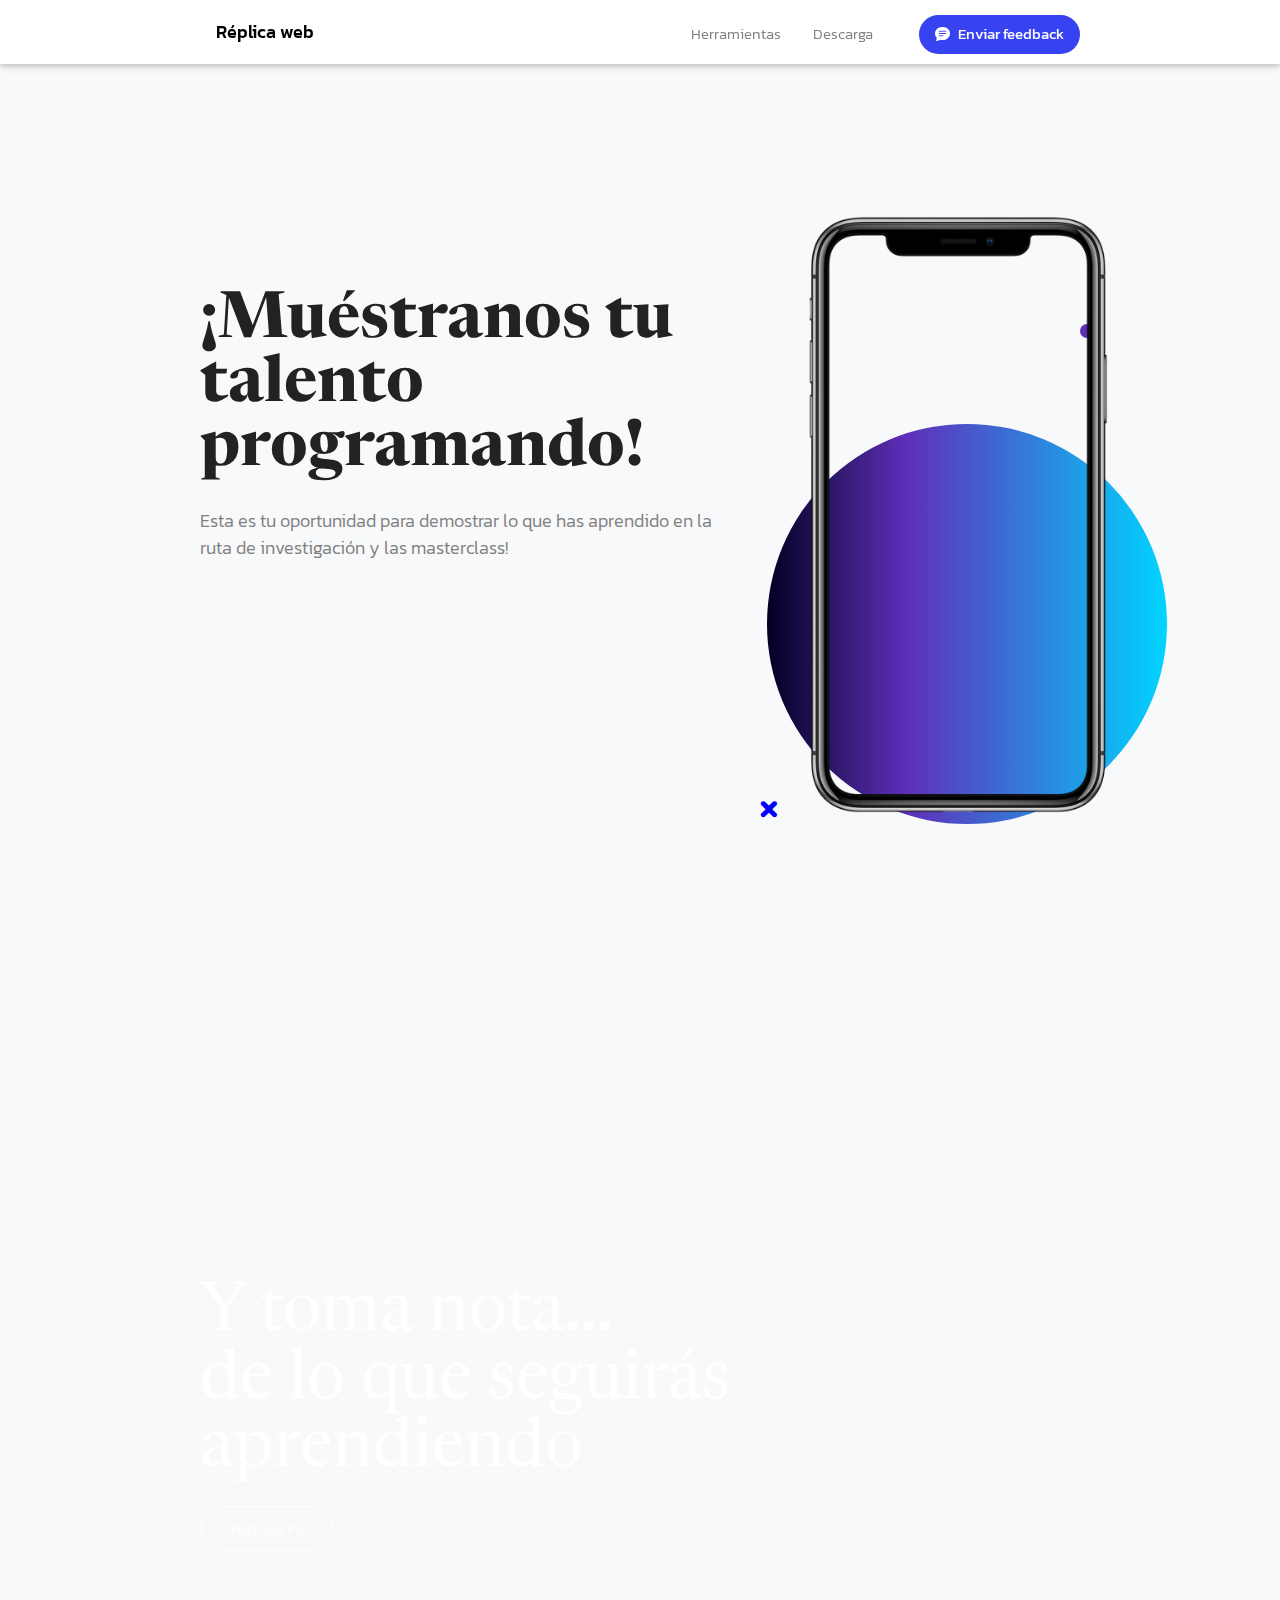
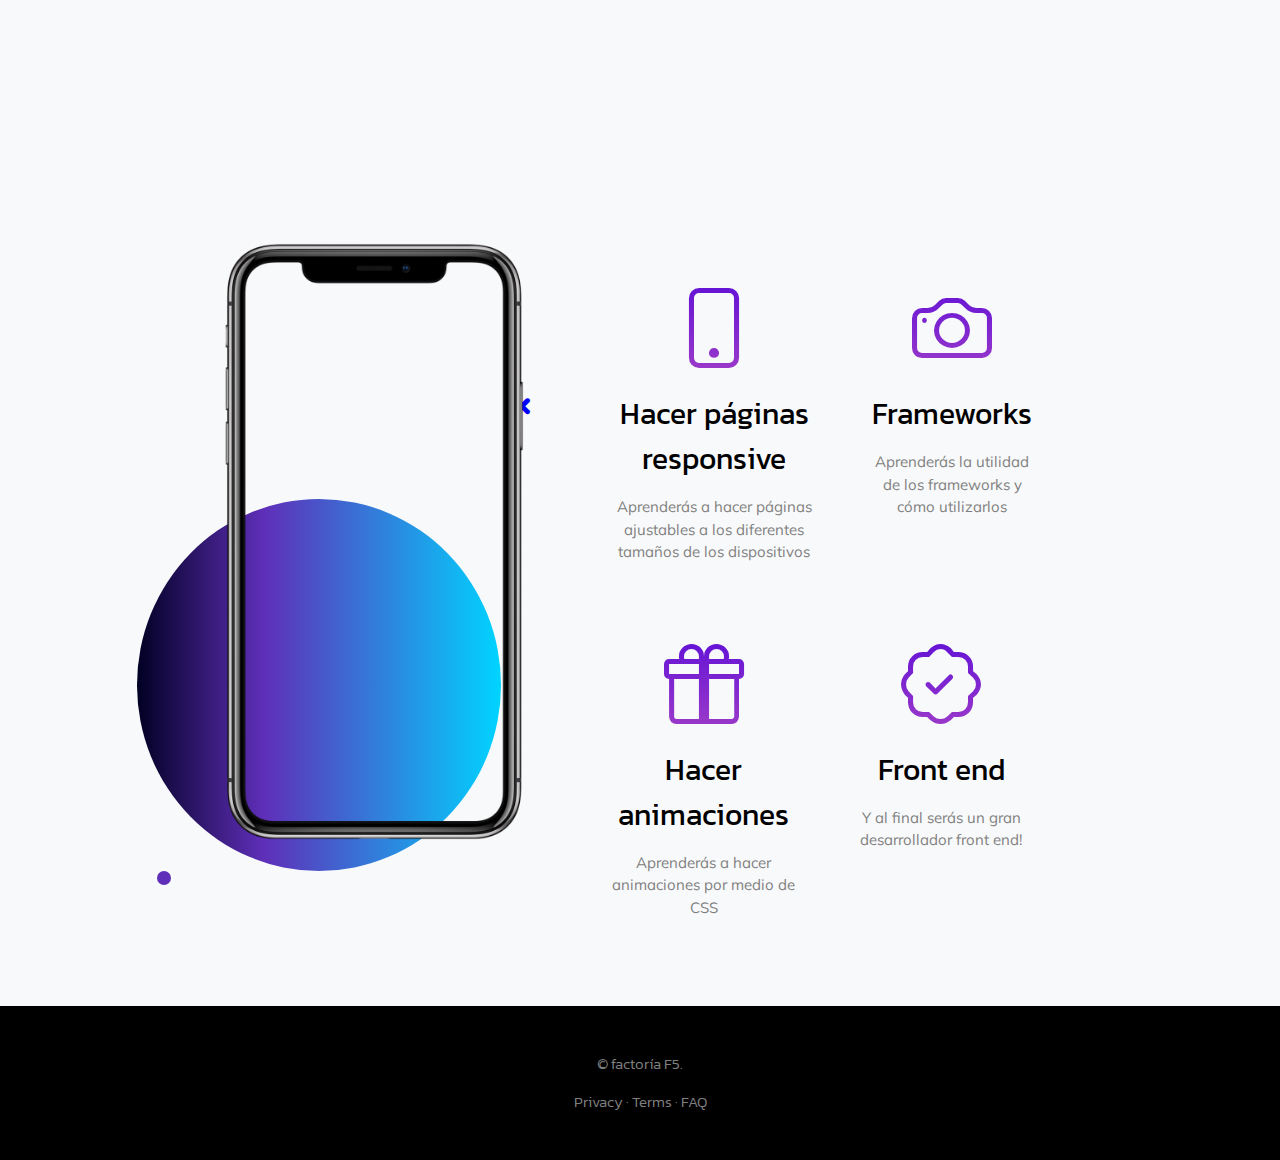
<file: index.html>
<!DOCTYPE html>
<html lang="es">
  <head>
    <meta charset="UTF-8" />
    <meta http-equiv="X-UA-Compatible" content="IE=edge" />
    <meta name="viewport" content="width=device-width, initial-scale=1.0" />

    <link rel="stylesheet" href="https://www.w3schools.com/w3css/4/w3.css" />
    <link
      href="https://cdn.jsdelivr.net/npm/bootstrap-icons@1.5.0/font/bootstrap-icons.css"
      rel="stylesheet"
    />
    <link rel="preconnect" href="https://fonts.gstatic.com" />
    <link
      href="https://fonts.googleapis.com/css2?family=Newsreader:ital,wght@0,600;1,600&amp;display=swap"
      rel="stylesheet"
    />
    <link
      href="https://fonts.googleapis.com/css2?family=Mulish:ital,wght@0,300;0,500;0,600;0,700;1,300;1,500;1,600;1,700&amp;display=swap"
      rel="stylesheet"
    />
    <link
      href="https://fonts.googleapis.com/css2?family=Kanit:ital,wght@0,400;1,400&amp;display=swap"
      rel="stylesheet"
    />
    <link rel="stylesheet" href="style.css" />
    <link rel="stylesheet" href="navbar.css" />
    <link rel="stylesheet" href="hero.css" />
    <link rel="stylesheet" href="tomanota.css" />
    <link rel="stylesheet" href="herramienta.css" />
    <link rel="stylesheet" href="footer.css" />

    <title>Réplica Web</title>
  </head>
  <body>
    <div class="navbarw3-top">
      <div class="navbar w3-bar w3-white w3-padding w3-card">
        <a href="index.html" id="home-tab" class="title w3-bar-item"
          >Réplica web</a
        >
        <!-- Right-sided navbar links. Hide them on small screens -->
        <div class="w3-right w3-hide-small">
          <a href="#herramientas" class="nav-item w3-bar-item">Herramientas</a>
          <a href="#descarga" class="nav-item w3-bar-item">Descarga</a>
          <a
            href="https://factoriaf5.org/contacto/"
            class="w3-bar-item w3-button blue-button"
            ><i class="navbar-chat-icon bi bi-chat-text-fill"></i>Enviar
            feedback</a
          >
        </div>
      </div>
    </div>

    <div class="container">
      <div class="hero">
        <div class="text-box">
          <p class="title">¡Muéstranos tu talento programando!</p>
          <p class="description">
            Esta es tu oportunidad para demostrar lo que has aprendido en la
            ruta de investigación y las masterclass!
          </p>
        </div>
        <div class="hero-image">
          <img src="imagenpng.png" class="imagenBase" />
          <video
            class="video"
            src="https://files.slack.com/files-tmb/T03FNSBD93R-F03GG6NTKPH-c7ac664386/demo-pantala.mp4?pub_secret=49599c89cc"
            type="video/mp4"
            autoplay
            playsinline
            muted
            loop
          ></video>
          <div class="circulo-2"></div>
          <div class="circulo-hero"></div>
          <div class="circulo-hero-2"></div>
          <div class="plus-1">
            <i class="bi-x icono1"></i>
          </div>
        </div>
      </div>

      <div class="section-tomanota">
        <div class="text-box-tomanota">
          <p>Y toma nota...</p>
          <p>de lo que seguirás</p>
          <p>aprendiendo</p>
          <button class="button-tomanota" type="button">
            <a href="https://factoriaf5.org/">Factoría F5</a>
          </button>
          <!-- <div>
          <a class="button-f5" href="#">Factoria f5</a>
        </div> -->
        </div>
      </div>

      <div></div>
    </div>

    <div id="herramientas" class="contenedor">
      <div class="imagen-box">
        <img src="imagenpng.png" class="imagenBase" />
        <video
          class="video"
          src="https://files.slack.com/files-tmb/T03FNSBD93R-F03GG6NTKPH-c7ac664386/demo-pantala.mp4?pub_secret=49599c89cc"
          type="video/mp4"
          autoplay
          playsinline
          muted
          loop
        ></video>
        <div class="circulo-herramienta"></div>
        <div class="circulo-herramienta-2"></div>
        <div class="plus-2">
          <i class="bi-x icono2"></i>
        </div>
      </div>
      <div class="contenedorHerramientas">
        <div class="contenedorIconos">
          <div class="cajaIconos">
            <i class="bi-phone iconos"></i>
            <div class="parrafo1">
              <span class="subtitulos"> Hacer páginas responsive </span>
              <p class="subtitulo2">
                Aprenderás a hacer páginas ajustables a los diferentes tamaños
                de los dispositivos
              </p>
            </div>
          </div>

          <div class="cajaIconos">
            <i class="bi-camera iconos"></i>
            <div class="parrafo3">
              <span class="subtitulos"> Frameworks </span>
              <p class="subtitulo2">
                Aprenderás la utilidad de los frameworks y cómo utilizarlos
              </p>
            </div>
          </div>
        </div>

        <div class="contenedorIconos">
          <div class="cajaIconos">
            <i class="bi-gift iconos"></i>
            <div class="parrafo2">
              <span class="subtitulos"> Hacer animaciones </span>
              <p class="subtitulo2">
                Aprenderás a hacer animaciones por medio de CSS
              </p>
            </div>
          </div>

          <div class="cajaIconos">
            <i class="bi-patch-check iconos"></i>
            <div class="parrafo4">
              <span class="subtitulos"> Front end </span>
              <p class="subtitulo2">
                Y al final serás un gran desarrollador front end!
              </p>
            </div>
          </div>
        </div>
      </div>
    </div>
  </body>
  <footer class="footer w3-center w3-black w3-padding-32">
    <p>
      © factoría F5.
    </p>
    <p>
      <a href="#privacy">Privacy</a> · <a href="#Terms">Terms</a> ·
      <a href="#FAQ">FAQ</a>
    </p>
  </footer>
</html>
</file>
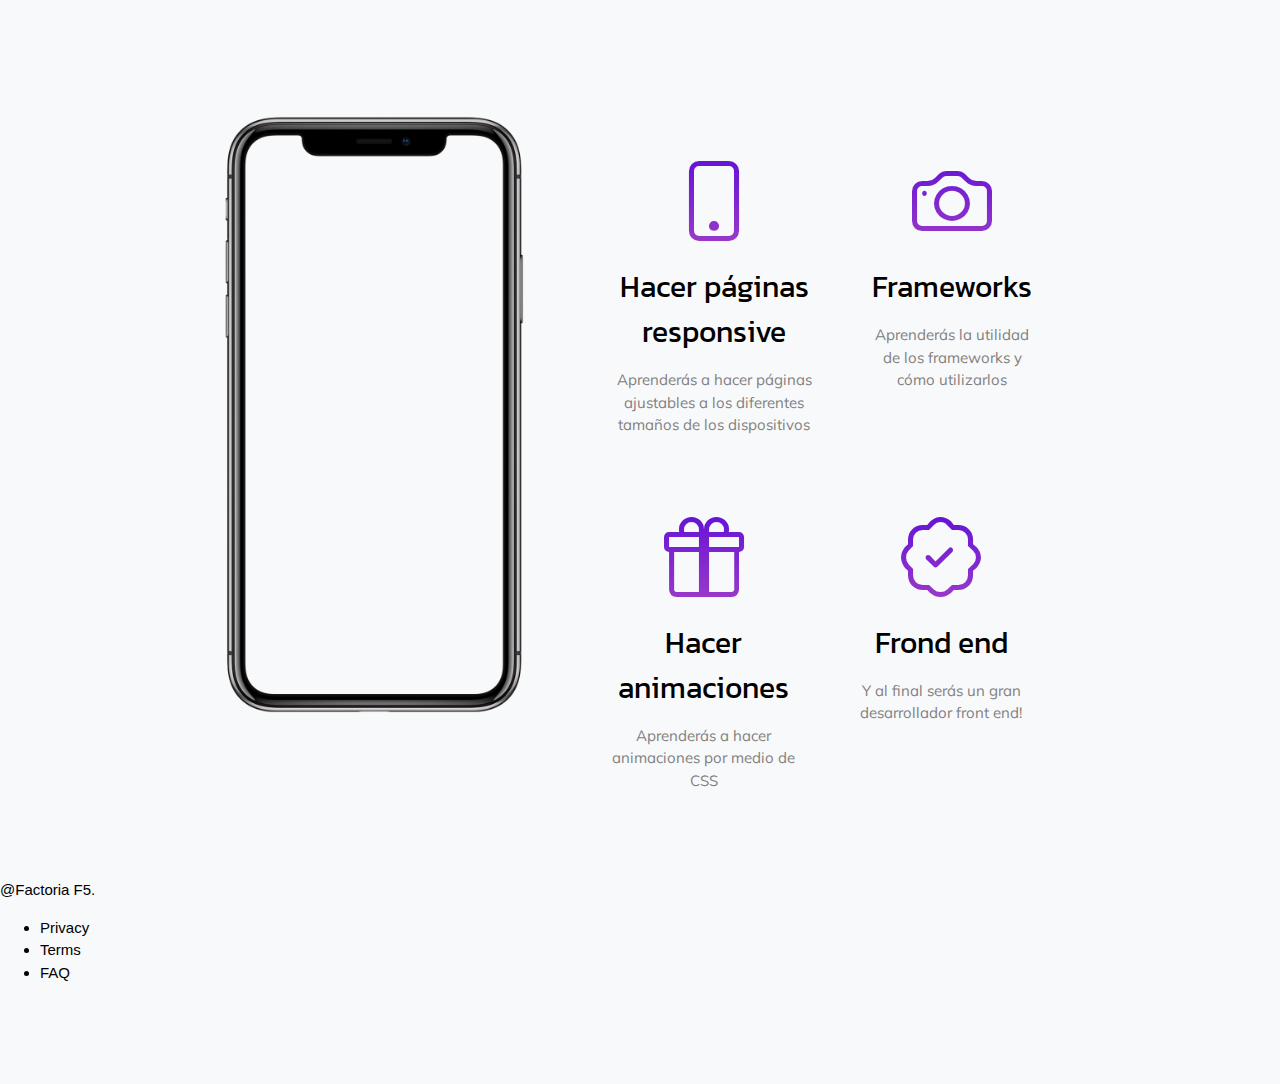
<file: herramienta.html>
<!DOCTYPE html>
<html lang="es">
  <head>
    <meta charset="UTF-8" />
    <meta http-equiv="X-UA-Compatible" content="IE=edge" />
    <meta name="viewport" content="width=device-width, initial-scale=1.0" />

    <link rel="stylesheet" href="https://www.w3schools.com/w3css/4/w3.css" />
    <link
      href="https://cdn.jsdelivr.net/npm/bootstrap-icons@1.5.0/font/bootstrap-icons.css"
      rel="stylesheet"
    />
    <link rel="preconnect" href="https://fonts.gstatic.com" />
    <link
      href="https://fonts.googleapis.com/css2?family=Newsreader:ital,wght@0,600;1,600&amp;display=swap"
      rel="stylesheet"
    />
    <link
      href="https://fonts.googleapis.com/css2?family=Mulish:ital,wght@0,300;0,500;0,600;0,700;1,300;1,500;1,600;1,700&amp;display=swap"
      rel="stylesheet"
    />
    <link
      href="https://fonts.googleapis.com/css2?family=Kanit:ital,wght@0,400;1,400&amp;display=swap"
      rel="stylesheet"
    />
    <link rel="stylesheet" href="style.css" />
    <link rel="stylesheet" href="herramienta.css" />
    <link rel="stylesheet" href="navbar.css" />
    <link rel="stylesheet" href="hero.css" />
    <link rel="stylesheet" href="tomanota.css" />
    <title>Réplica Web</title>
  </head>
  <body>
    <div class="navbarw3-top">
      <div class="navbar w3-bar w3-white w3-padding w3-card">
        <a href="index.html" id="home-tab" class="title w3-bar-item w3-button"
          >Réplica web</a
        >
        <!-- Right-sided navbar links. Hide them on small screens -->
        <div class="w3-right w3-hide-small">
          <a href="#herramientas" class="nav-item w3-bar-item w3-button"
            >Herramientas</a
          >
          <a href="#descarga" class="nav-item w3-bar-item w3-button"
            >Descarga</a
          >
          <a
            href="https://factoriaf5.org/contacto/"
            class="w3-bar-item w3-button blue-button"
            ><i class="navbar-chat-icon bi bi-chat-text-fill"></i>Enviar
            feedback</a
          >
        </div>
      </div>
    </div>
    <div class="contenedor">
      <div>
        <img src="imagenpng.png" class="imagenBase" />
        <video
          class="video"
          src="https://files.slack.com/files-tmb/T03FNSBD93R-F03GG6NTKPH-c7ac664386/demo-pantala.mp4?pub_secret=49599c89cc"
          type="video/mp4"
          autoplay
          playsinline
          muted
          loop
        ></video>
      </div>
      <div class="contenedorHerramientas">
        <div class="contenedorIconos">
          <div class="cajaIconos">
            <i class="bi-phone iconos"></i>
            <div class="parrafo1">
              <span class="subtitulos"> Hacer páginas responsive </span>
              <p class="subtitulo2">
                Aprenderás a hacer páginas ajustables a los diferentes tamaños
                de los dispositivos
              </p>
            </div>
          </div>

          <div class="cajaIconos">
            <i class="bi-camera iconos"></i>
            <div class="parrafo3">
              <span class="subtitulos"> Frameworks </span>
              <p class="subtitulo2">
                Aprenderás la utilidad de los frameworks y cómo utilizarlos
              </p>
            </div>
          </div>
        </div>

        <div class="contenedorIconos">
          <div class="cajaIconos">
            <i class="bi-gift iconos"></i>
            <div class="parrafo2">
              <span class="subtitulos"> Hacer animaciones </span>
              <p class="subtitulo2">
                Aprenderás a hacer animaciones por medio de CSS
              </p>
            </div>
          </div>

          <div class="cajaIconos">
            <i class="bi-patch-check iconos"></i>
            <div class="parrafo4">
              <span class="subtitulos"> Frond end </span>
              <p class="subtitulo2">
                Y al final serás un gran desarrollador front end!
              </p>
            </div>
          </div>
        </div>
      </div>
    </div>
  </body>
  <footer class="footer">
    <div class="footerContenedor">
      <a class="textoFooter">@Factoria F5.</a>
      <ul class="listadoFooter">
        <li>Privacy</li>
        <li>Terms</li>
        <li>FAQ</li>
      </ul>
    </div>
  </footer>
</html>
</file>
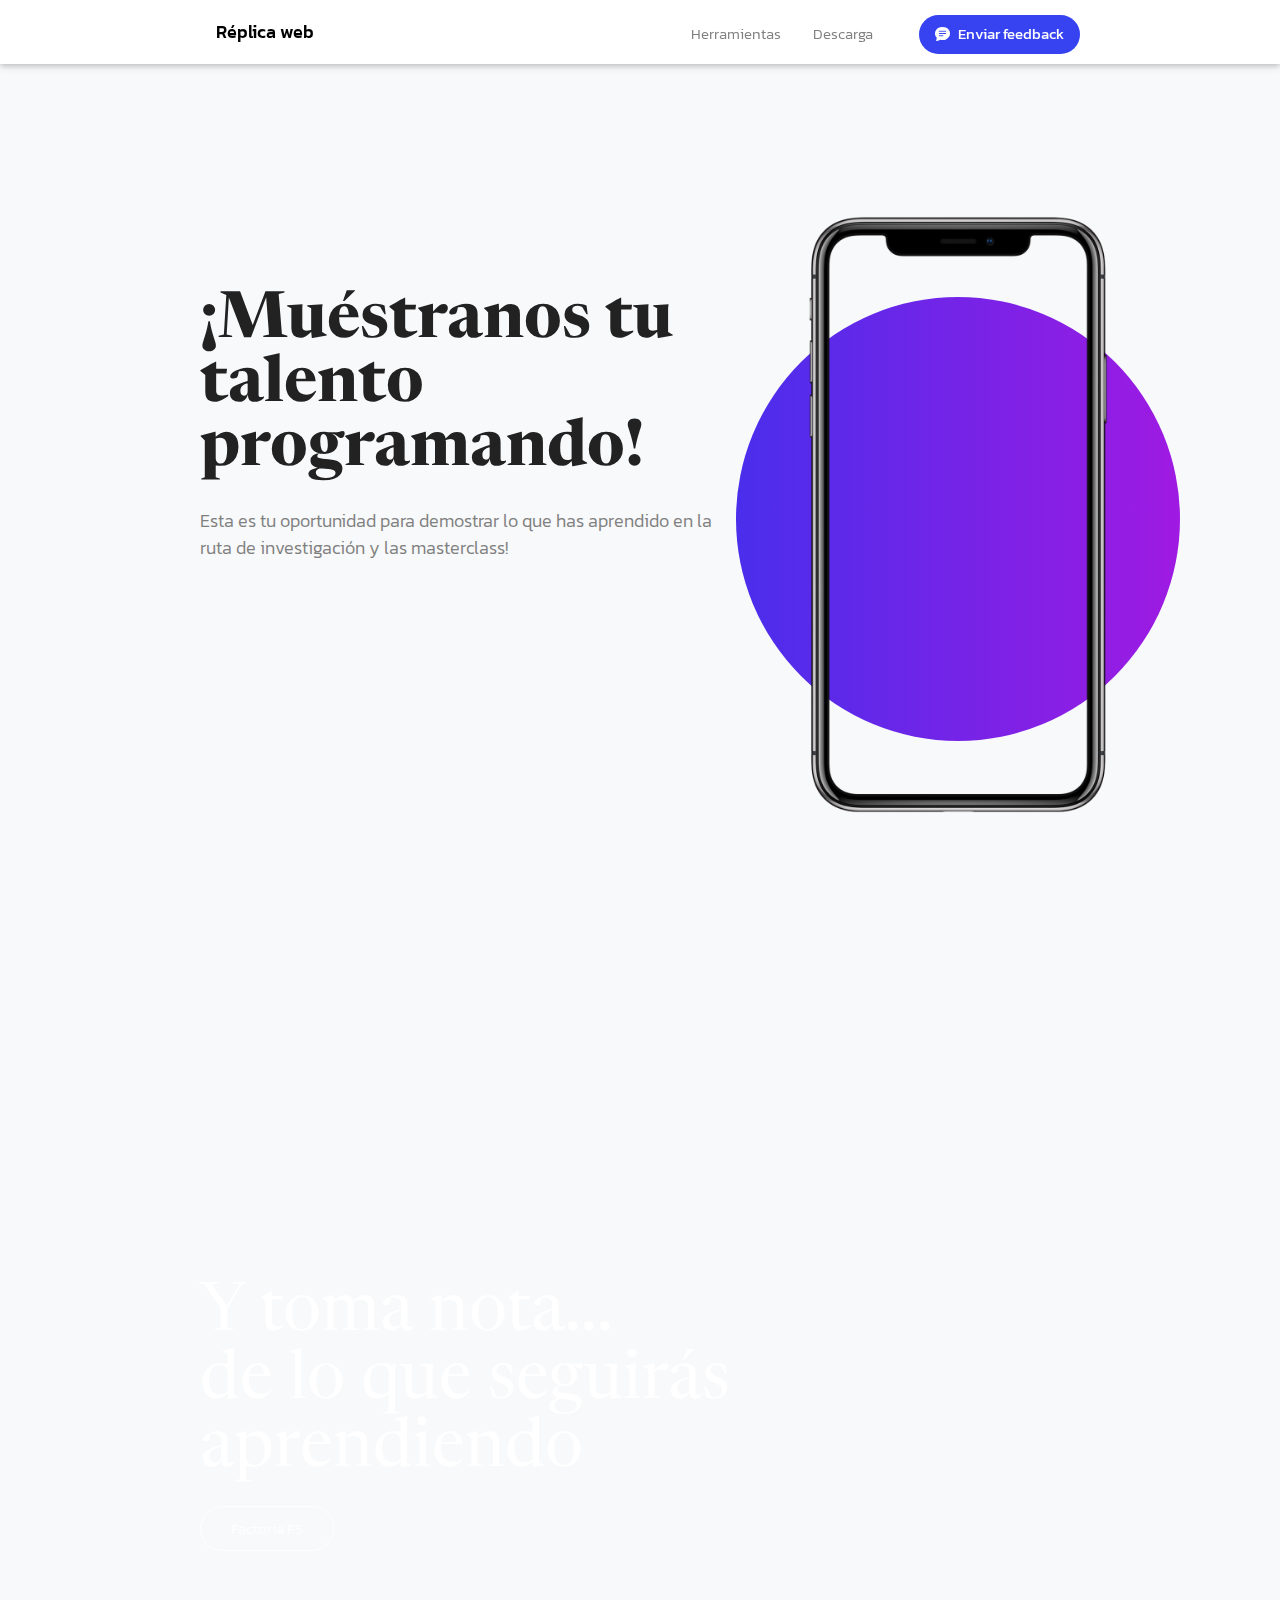
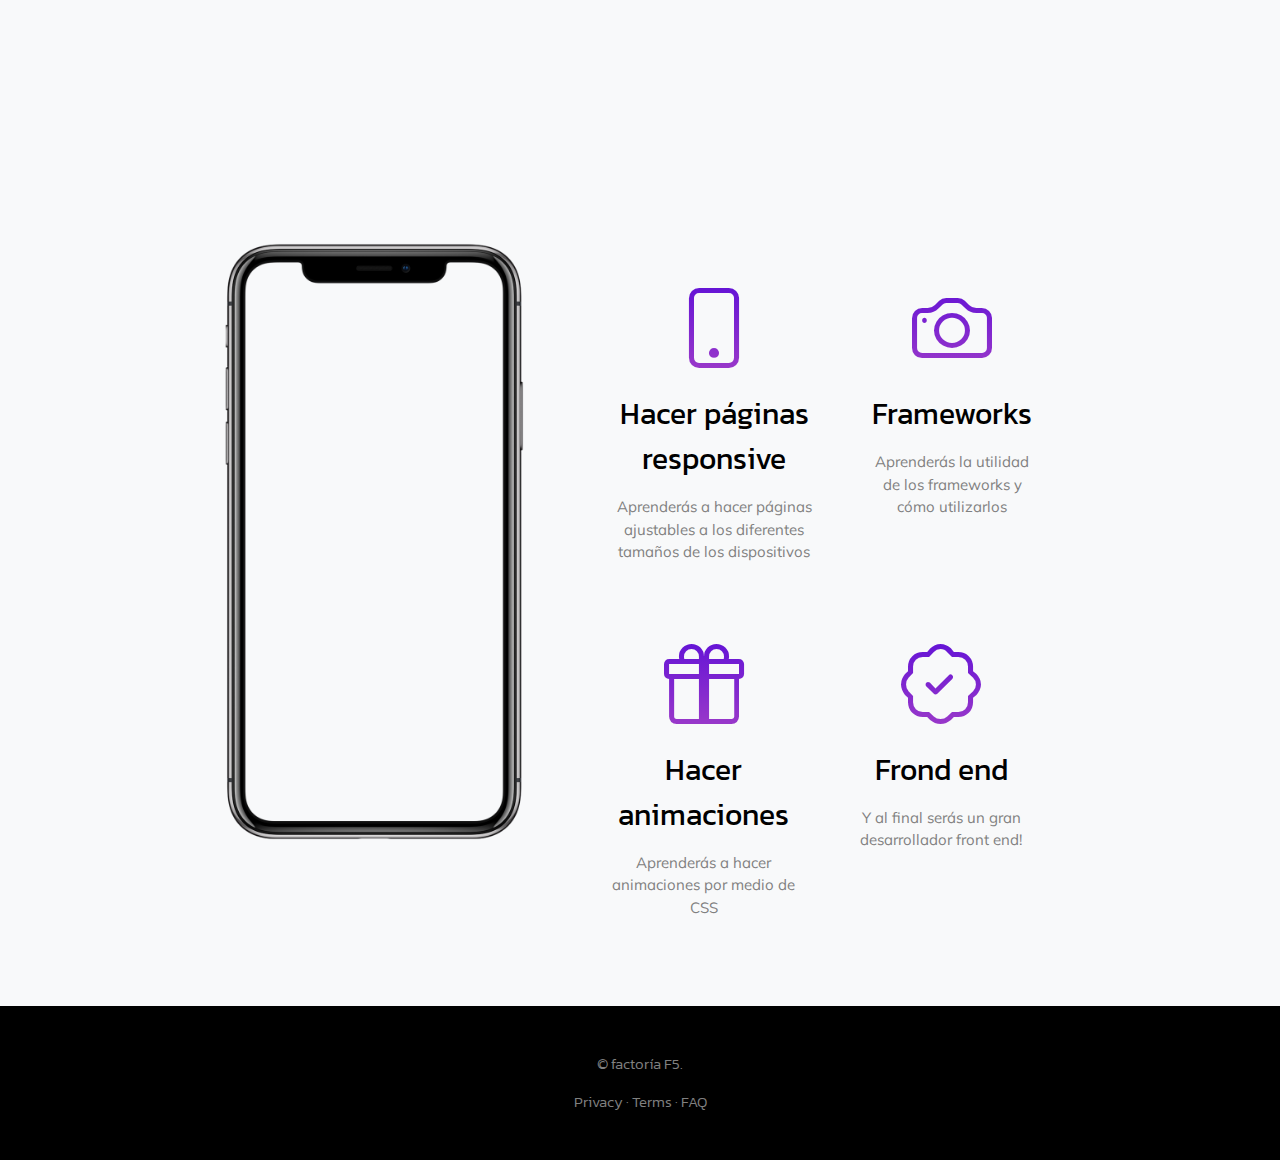
<file: index.beta.html>
<!DOCTYPE html>
<html lang="es">
  <head>
    <meta charset="UTF-8" />
    <meta http-equiv="X-UA-Compatible" content="IE=edge" />
    <meta name="viewport" content="width=device-width, initial-scale=1.0" />

    <link rel="stylesheet" href="https://www.w3schools.com/w3css/4/w3.css" />
    <link
      href="https://cdn.jsdelivr.net/npm/bootstrap-icons@1.5.0/font/bootstrap-icons.css"
      rel="stylesheet"
    />
    <link rel="preconnect" href="https://fonts.gstatic.com" />
    <link
      href="https://fonts.googleapis.com/css2?family=Newsreader:ital,wght@0,600;1,600&amp;display=swap"
      rel="stylesheet"
    />
    <link
      href="https://fonts.googleapis.com/css2?family=Mulish:ital,wght@0,300;0,500;0,600;0,700;1,300;1,500;1,600;1,700&amp;display=swap"
      rel="stylesheet"
    />
    <link
      href="https://fonts.googleapis.com/css2?family=Kanit:ital,wght@0,400;1,400&amp;display=swap"
      rel="stylesheet"
    />
    <link rel="stylesheet" href="style.css" />
    <link rel="stylesheet" href="navbar.css" />
    <link rel="stylesheet" href="hero.css" />
    <link rel="stylesheet" href="tomanota.css" />
    <link rel="stylesheet" href="herramienta.css" />
    <link rel="stylesheet" href="footer.css" />

    <title>Réplica Web</title>
  </head>
  <body>
    <div class="navbarw3-top">
      <div class="navbar w3-bar w3-white w3-padding w3-card">
        <a href="index.html" id="home-tab" class="title w3-bar-item"
          >Réplica web</a
        >
        <!-- Right-sided navbar links. Hide them on small screens -->
        <div class="w3-right w3-hide-small">
          <a href="#herramientas" class="nav-item w3-bar-item">Herramientas</a>
          <a href="#descarga" class="nav-item w3-bar-item">Descarga</a>
          <a
            href="https://factoriaf5.org/contacto/"
            class="w3-bar-item w3-button blue-button"
            ><i class="navbar-chat-icon bi bi-chat-text-fill"></i>Enviar
            feedback</a
          >
        </div>
      </div>
    </div>

    <div class="container">
      <div class="hero">
        <div class="text-box">
          <p class="title">¡Muéstranos tu talento programando!</p>
          <p class="description">
            Esta es tu oportunidad para demostrar lo que has aprendido en la
            ruta de investigación y las masterclass!
          </p>
        </div>
        <div class="hero-image">
          <img src="imagenpng.png" class="imagenBase" />
          <video
            class="video"
            src="https://files.slack.com/files-tmb/T03FNSBD93R-F03GG6NTKPH-c7ac664386/demo-pantala.mp4?pub_secret=49599c89cc"
            type="video/mp4"
            autoplay
            playsinline
            muted
            loop
          ></video>
          <div class="circulo-hero-v2"></div>
        </div>
      </div>

      <div class="section-tomanota">
        <div class="text-box-tomanota">
          <p>Y toma nota...</p>
          <p>de lo que seguirás</p>
          <p>aprendiendo</p>
          <button class="button-tomanota" type="button">
            <a href="https://factoriaf5.org/">Factoría F5</a>
          </button>
          <!-- <div>
          <a class="button-f5" href="#">Factoria f5</a>
        </div> -->
        </div>
      </div>

      <div></div>
    </div>

    <div id="herramientas" class="contenedor">
      <div class="imagen-box">
        <img src="imagenpng.png" class="imagenBase" />
        <video
          class="video"
          src="https://files.slack.com/files-tmb/T03FNSBD93R-F03GG6NTKPH-c7ac664386/demo-pantala.mp4?pub_secret=49599c89cc"
          type="video/mp4"
          autoplay
          playsinline
          muted
          loop
        ></video>
        <div class="circulo"></div>
        <div class="circulo2"></div>
      </div>
      <div class="contenedorHerramientas">
        <div class="contenedorIconos">
          <div class="cajaIconos">
            <i class="bi-phone iconos"></i>
            <div class="parrafo1">
              <span class="subtitulos"> Hacer páginas responsive </span>
              <p class="subtitulo2">
                Aprenderás a hacer páginas ajustables a los diferentes tamaños
                de los dispositivos
              </p>
            </div>
          </div>

          <div class="cajaIconos">
            <i class="bi-camera iconos"></i>
            <div class="parrafo3">
              <span class="subtitulos"> Frameworks </span>
              <p class="subtitulo2">
                Aprenderás la utilidad de los frameworks y cómo utilizarlos
              </p>
            </div>
          </div>
        </div>

        <div class="contenedorIconos">
          <div class="cajaIconos">
            <i class="bi-gift iconos"></i>
            <div class="parrafo2">
              <span class="subtitulos"> Hacer animaciones </span>
              <p class="subtitulo2">
                Aprenderás a hacer animaciones por medio de CSS
              </p>
            </div>
          </div>

          <div class="cajaIconos">
            <i class="bi-patch-check iconos"></i>
            <div class="parrafo4">
              <span class="subtitulos"> Frond end </span>
              <p class="subtitulo2">
                Y al final serás un gran desarrollador front end!
              </p>
            </div>
          </div>
        </div>
      </div>
    </div>
  </body>
  <footer class="footer w3-center w3-black w3-padding-32">
    <p>
      © factoría F5.
    </p>
    <p>
      <a href="#privacy">Privacy</a> · <a href="#Terms">Terms</a> ·
      <a href="#FAQ">FAQ</a>
    </p>
  </footer>
</html>
</file>
<file: style.css>
body {
  background-color: #f8f9fa;
}

h1 {
  font-family: "Newsreader";
  font-size: 80px;
  position: relative;
  left: 200px;
  top: 200px;
  font-weight: bolder;
  opacity: 80%;
  size: 300px;
}

.container {
  display: flex;
  flex-direction: column;
}

html {
  scroll-behavior: smooth;
}
</file>
<file: navbar.css>
@import url("https://fonts.googleapis.com/css2?family=Kanit:ital,wght@0,100;0,200;0,300;0,400;0,500;0,600;1,100;1,200;1,300;1,400;1,500;1,600&display=swap");

.navbar {
  font-family: "Kanit" !important;
  padding: 10px 200px 10px 200px !important;
  position: fixed;
  z-index: 300;
}

.navbar .title {
  font-weight: 500;
  font-size: 1.2rem;
  text-decoration: none;
}

.navbar .nav-item {
  margin-top: 5px;
  font-weight: 300;
  color: grey;
}

.navbar .nav-item:first-child {
  text-decoration: none;
}

.navbar .nav-item:nth-child(2) {
  text-decoration: none;
}

.navbar .nav-item:first-child:hover {
  color: #3743f1;
}

.navbar .nav-item:nth-child(2):hover {
  color: #3743f1;
}

.navbar a {
  border-radius: 269px;
}

#home-tab:hover {
  background-color: white !important;
}

.blue-button {
  margin-top: 5px;
  background: #3743f1 !important;
  color: white !important;
  /* border-radius: 269px; */
  margin-left: 30px;
}

.navbar-chat-icon {
  margin-right: 8px;
}
</file>
<file: hero.css>
@import url("https://fonts.googleapis.com/css2?family=Kanit:ital,wght@0,100;0,200;0,300;0,400;0,500;1,100;1,200;1,300;1,400;1,500&display=swap");

.hero {
  height: 100vh;
  display: flex;
  justify-content: center;
  padding: 10px 200px 10px 200px !important;
}

.hero .title {
  margin-top: 70px;
  font-family: "Newsreader" !important;
  color: #222222;
  font-size: 4.3rem;
  font-weight: bolder;
  line-height: normal;
}

.hero .description {
  color: grey;
  font-family: "Kanit" !important;
  font-size: 1.2rem;
  font-weight: 300;
  line-height: normal;
  margin-top: -40px;
}

.hero .text-box {
  width: 60%;
}

.hero .hero-image {
  width: 40%;
  padding-left: 80px;
}

.circulo-hero {
  display: flex;
  background: rgb(2, 0, 36);
  background: linear-gradient(
    90deg,
    rgba(2, 0, 36, 1) 0%,
    rgba(95, 47, 185, 1) 35%,
    rgba(0, 212, 255, 1) 100%
  );
  position: relative;
  z-index: 1;
  width: 400px;
  height: 400px;
  border-radius: 100%;
  margin-top: -140%;
  margin-left: -15%;
}

.circulo-hero-2 {
  background-color: rgba(95, 47, 185, 1);
  position: relative;
  z-index: 1;
  width: 14px;
  border-radius: 100%;
  height: 14px;
  margin-left: 100%;
  margin-top: -500px;
  display: flex;
}

.icono1 {
  z-index: 1;
  position: relative;
  margin-left: -20%;
  top: 450px;
  -webkit-text-stroke-width: 3px;
  -webkit-text-stroke-color: blue;
  font-size: 30px;
  transform: skewY(20deg);
}

.container {
  padding-top: 210px;
  padding-bottom: 48px;
  display: flex;
  height: 100%;
  /* width: 50%; */
  margin: auto;
  justify-content: space-between;
}

/* .hero-image {
  width: 100%;
} */

.imagenBase {
  margin-top: -4px;
  width: 300px;
  position: absolute;
  overflow: hidden;
}

.video {
  border-top-left-radius: 20%;
  border-top-right-radius: 20%;
  width: 300px;
  height: 578px;
}

.circulo-hero-v2 {
  background: linear-gradient(90deg, #4a2eec, #9f1ae2);
  /* background: linear-gradient(
    90deg,
    rgba(2, 0, 36, 1) 0%,
    rgba(95, 47, 185, 1) 35%,
    rgba(0, 212, 255, 1) 100%
  ); */
  position: relative;
  z-index: 1;
  width: 444px;
  height: 444px;
  border-radius: 100%;
  top: -508px;
  left: -72px;
}
</file>
<file: tomanota.css>
@import url("https://fonts.googleapis.com/css2?family=Kanit:ital,wght@0,100;0,200;0,300;0,400;0,500;0,600;1,100;1,200;1,300;1,400;1,500;1,600&display=swap");

.section-tomanota {
  font-family: "Newsreader" !important;
  display: flex;
  flex-direction: column;
  min-height: 569px;
  width: 100%;
  padding: 10px 200px 10px 200px !important;
  background-image: url("https://i.imgur.com/yWQ5n2I.png");
  background-repeat: no-repeat;
  background-size: cover;
  /* margin-top: -100px; */
}

.text-box-tomanota {
  /* width: 100%; */

  color: white;
  font-size: 4.5rem;
  line-height: normal;
  margin-top: 160px;
}

.text-box-tomanota p {
  margin: auto;
}

/* .button-f5 {
  text-decoration: none;
  color: white;
  border: 1px white solid;
  border-radius: 269px;
  padding: 15px;
}
.button-f5:hover {
  background-color: white;
  color: black;
} */

.section-tomanota .button-tomanota {
  font-family: "Kanit" !important;
  border-radius: 100px;
  color: white;
  padding: 10px 30px 10px 30px;
  font-size: 1rem;
  font-weight: 300;
  background-color: transparent;
  background-repeat: no-repeat;
  border: 1px solid white;
  cursor: pointer;
  overflow: hidden;
  outline: none;
}

.section-tomanota .button-tomanota a {
  text-decoration: none;
}

.section-tomanota .button-tomanota:hover {
  background-color: white;
  color: black;
}
</file>
<file: herramienta.css>
body {
  height: 100%;
  width: 100%;
}

.contenedor {
  padding-top: 220px;
  padding-bottom: 48px;
  display: flex;
  height: 100%;
  width: 65%;
  margin: auto;
  justify-content: space-between;
  margin-top: -100px;
}

.imagen-box {
  width: 40%;
}

.contenedorHerramientas {
  display: flex;
  flex-direction: column;
  justify-content: center;
  padding-left: 24px;
  width: 60%;
}

.cajaIconos {
  display: flex;
  flex-direction: column;
  text-align: center;
  padding: 24px;
}

.iconos {
  background: -moz-linear-gradient(top, #5b0dd8 0%, #a742c6 100%);
  background: -webkit-linear-gradient(top, #5b0dd8 0%, #a742c6 100%);
  background: linear-gradient(to bottom, #5b0dd8 0%, #a742c6 100%);
  -webkit-background-clip: text;
  -moz-background-clip: text;
  background-clip: text;
  -webkit-text-fill-color: transparent;
  font-size: 80px;
}

.subtitulos {
  font-family: "Kanit";
  font-size: 2rem;
}

.subtitulo2 {
  font-family: "Mulish";
  color: gray;
}

.contenedorIconos {
  display: flex;
  flex-direction: row;
}

.imagenBase {
  margin-top: -4px;
  width: 300px;
  position: absolute;
  overflow: hidden;
  z-index: 4;
}
.video {
  border-top-left-radius: 20%;
  border-top-right-radius: 20%;
  width: 300px;
  height: 578px;
  position: relative;
  z-index: 3;
}

.circulo-herramienta {
  background: rgb(2, 0, 36);
  background: linear-gradient(
    90deg,
    rgba(2, 0, 36, 1) 0%,
    rgba(95, 47, 185, 1) 35%,
    rgba(0, 212, 255, 1) 100%
  );
  position: relative;
  z-index: -1;
  width: 364px;
  border-radius: 60%;
  height: 372px;
  margin-top: -100%;
  margin-left: -26%;
  display: flex;
}
.circulo-herramienta-2 {
  background-color: rgba(95, 47, 185, 1);
  position: relative;
  z-index: 1;
  width: 14px;
  border-radius: 100%;
  height: 14px;
  margin-left: -20%;
  display: flex;
}

.icono2 {
  z-index: 1;
  position: relative;
  top: -500px;
  margin-left: 85%;
  -webkit-text-stroke-width: 3px;
  -webkit-text-stroke-color: blue;
  font-size: 30px;
}

/* .footer {
  background-color: black;
  width: 100%;
  height: auto;
  display: flex;
  justify-content: center;
  padding: 24px;
} */

/* .footerContenedor {
  display: flex;
  flex-direction: column;
  text-align: center;
} */

/* .textoFooter {
  color: white;
} */

/* .listadoFooter {
  text-align: center;
  display: flex;
  flex-direction: row;
  color: white;
  gap: 24px;
}

.listadoFooter li:first-child {
  list-style: none;
} */
</file>
<file: footer.css>
@import url("https://fonts.googleapis.com/css2?family=Kanit:ital,wght@0,100;0,200;0,300;0,400;0,500;0,600;1,100;1,200;1,300;1,400;1,500;1,600&display=swap");

.footer {
  width: 100%;
}

.footer p {
  font-family: "Kanit" !important;
  font-weight: 300;
  color: grey;
  font-size: 1rem;
}

.footer a {
  text-decoration: none;
  cursor: pointer;
}
</file>
